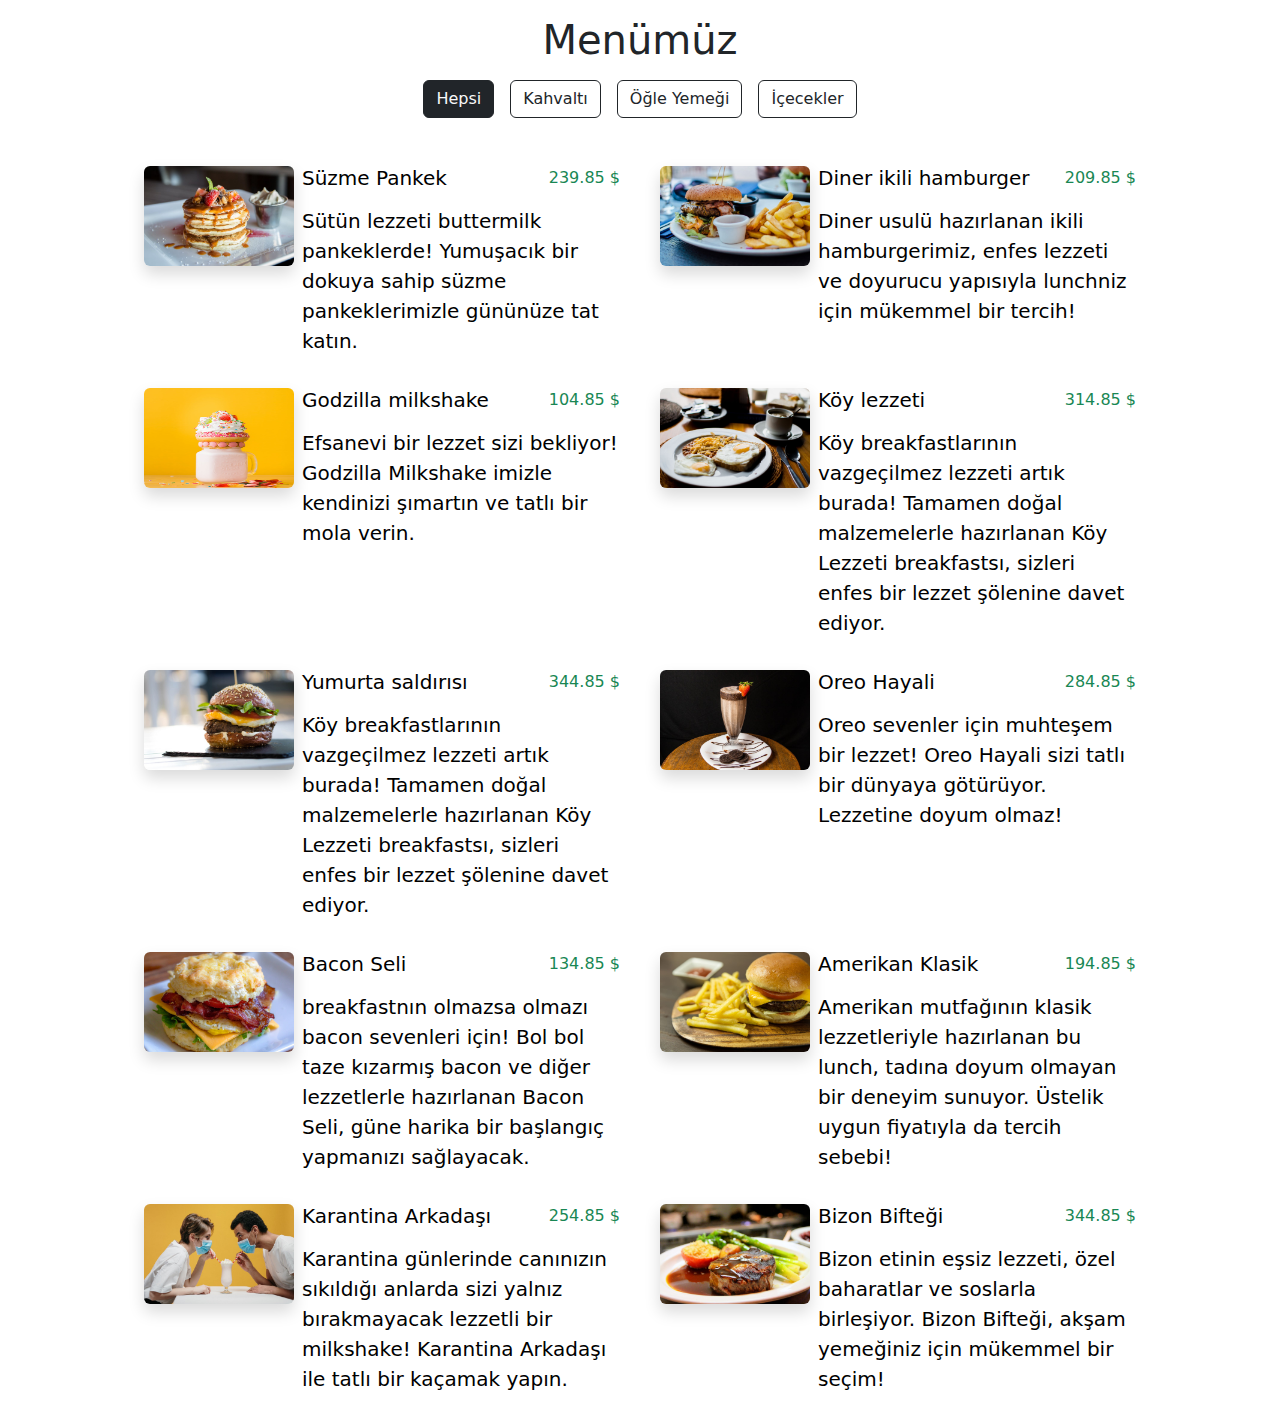
<file: index.html>
<!DOCTYPE html>
<html lang="en">
  <head>
    <meta charset="UTF-8" />
    <meta name="viewport" content="width=device-width, initial-scale=1.0" />
    <title>Menü</title>
    <link rel="stylesheet" href="style.css" />
    <link rel="shortcut icon" href="./images/item-7.jpeg" type="image/x-icon">
    <!-- Bootstrap css -->
    <link
      href="https://cdn.jsdelivr.net/npm/bootstrap@5.3.3/dist/css/bootstrap.min.css"
      rel="stylesheet"
      integrity="sha384-QWTKZyjpPEjISv5WaRU9OFeRpok6YctnYmDr5pNlyT2bRjXh0JMhjY6hW+ALEwIH"
      crossorigin="anonymous"
    />
  </head>
  <body>
    <!-- Top area -->
    <h1 class="text-center mt-3">Menümüz</h1>

    <!-- Buttons -->
    <div
      class="d-flex justify-content-center align-items-center gap-3 mt-3"
      id="buttons-area"
    ></div>

    <!-- Menu Area -->
    <div class="row justify-content-center gap-3 mt-5" id="menu-area"></div>

    <!-- bs js -->
    <script
      src="https://cdn.jsdelivr.net/npm/bootstrap@5.3.3/dist/js/bootstrap.bundle.min.js"
      integrity="sha384-YvpcrYf0tY3lHB60NNkmXc5s9fDVZLESaAA55NDzOxhy9GkcIdslK1eN7N6jIeHz"
      crossorigin="anonymous"
    ></script>
    <script type="module" src="main.js"></script>
  </body>
</html>
</file>
<file: style.css>
*{
    margin: 0;
    padding: 0;
    box-sizing: border-box;
}
#menu-area {
    width: 1070px;
    margin: auto;
    width: 100%;
}
#card{
    max-width: 500px;
}
#card img{
    min-width: 150px;
    height: 100px;
}
@media (max-width:760px) {
    #card{
        max-width: 400px;
    }
    #card img{
        width: 100%;
        height: 240px;
        
    }
    
}
</file>
